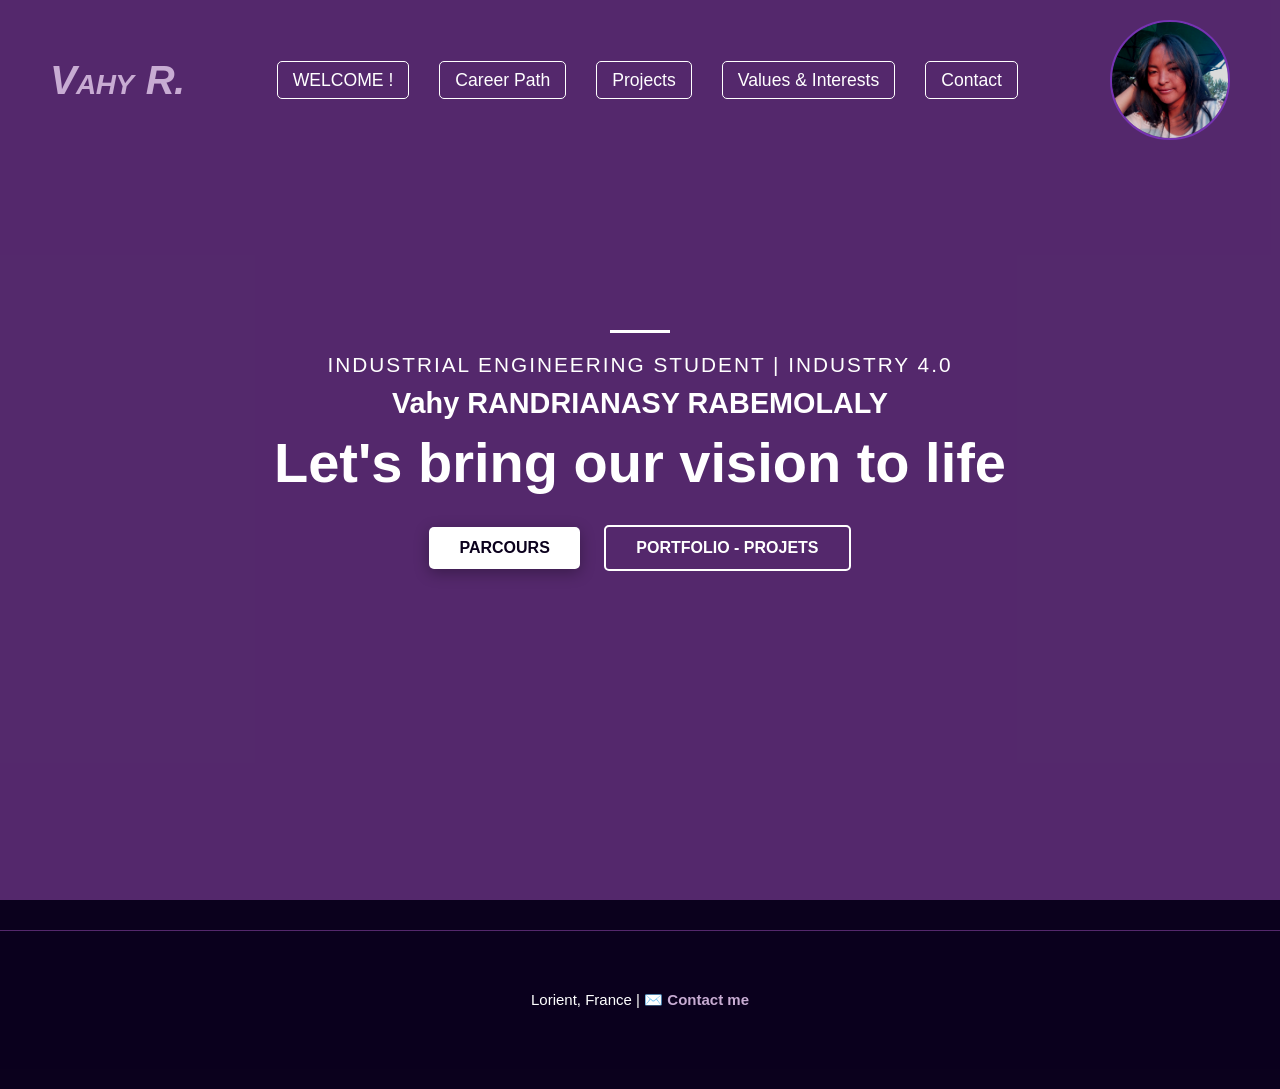
<file: index.html>
<!DOCTYPE html>
<html lang="en">
<head>
    <meta charset="UTF-8">
    <meta name="viewport" content="width=device-width, initial-scale=1.0">
    <title>PORTFOLIO - Vahy</title>
    <link rel="stylesheet" href="style.css">
    <link rel="icon" type="image/svg+xml" href="logo.svg">
</head>
<body>
    <header>
        <div class="logo">Vahy R.</div>
        <nav>
            <ul>
                <li><a href="index.html">WELCOME !</a></li>
                <li><a href="parcours.html">Career Path</a></li>
                <li><a href="projet.html">Projects</a></li>
                <li><a href="valeurs.html">Values & Interests</a></li>
                <li><a href="contact.html">Contact</a></li>
            </ul>
        </nav>
        <img src="Profil.jpg" alt="Vahy" class="profile-pic">
    </header>

    <main class="hero-section">
        <div class="overlay"></div>
        <div class="content">
            <hr class="separator">
            <h2 class="subtitle">Industrial Engineering Student | Industry 4.0</h2>
            <p class="user-name">Vahy RANDRIANASY RABEMOLALY</p>
            <h1>Let's bring our vision to life</h1>
            <div class="cta-buttons">
                <a href="parcours.html" class="btn btn-white">PARCOURS</a>
                <a href="projet.html" class="btn btn-outline">PORTFOLIO - PROJETS</a>
            </div>
        </div>
    </main>

    <footer>
        <div class="footer-contact">
            <p>Lorient, France | ✉️ <a href="contact.html">Contact me</a></p>
        </div>
    </footer>
</body>
</html>
</file>
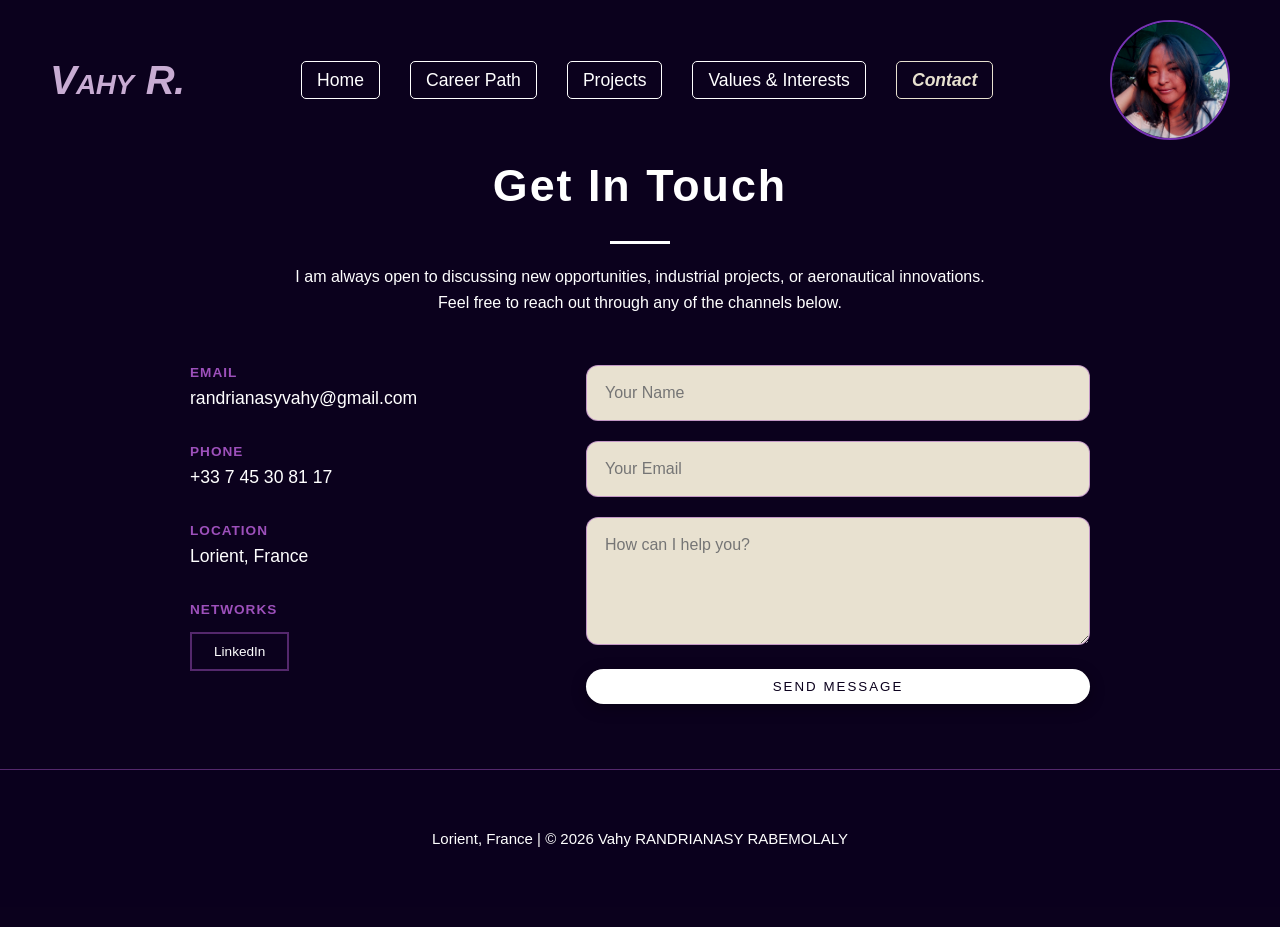
<file: contact.html>
<!DOCTYPE html>
<html lang="en">
<head>
    <meta charset="UTF-8">
    <meta name="viewport" content="width=device-width, initial-scale=1.0">
    <title>Contact | Vahy R.</title>
    <link rel="stylesheet" href="style.css">
    <link rel="icon" type="image/svg+xml" href="logo.svg">
</head>
<body class="contact-page">
    <header>
        <div class="logo">Vahy R.</div>
        <nav>
            <ul>
                <li><a href="index.html">Home</a></li>
                <li><a href="parcours.html">Career Path</a></li>
                <li><a href="projet.html">Projects</a></li>
                <li><a href="valeurs.html">Values & Interests</a></li>
                <li><a href="contact.html" class="active">Contact</a></li>
            </ul>
        </nav>
        <img src="Profil.jpg" alt="Vahy" class="profile-pic">
    </header>

    <main class="container contact-main-container">
        <section class="centered-section">
            <h1 class="page-title">Get In Touch</h1>
            <hr class="separator">
            <p class="justified-text center-block">
                I am always open to discussing new opportunities, industrial projects, or aeronautical innovations. Feel free to reach out through any of the channels below.
            </p>
        </section>

        <div class="contact-grid">
            <div class="contact-info">
                <div class="info-item">
                    <h3>Email</h3>
                    <p><a href="mailto:randrianasyvahy@gmail.com">randrianasyvahy@gmail.com</a></p>
                </div>
                <div class="info-item">
                    <h3>Phone</h3>
                    <p><a href="tel:+33745308117">+33 7 45 30 81 17</a></p>
                </div>
                <div class="info-item">
                    <h3>Location</h3>
                    <p>Lorient, France</p>
                </div>
                <div class="info-item">
                    <h3>Networks</h3>
                    <div class="social-links">
                        <a href="https://www.linkedin.com/in/vahy-randrianasy-rabemolaly/" target="_blank" class="btn-outline small">LinkedIn</a>
                    </div>
                </div>
            </div>

            <form action="https://formspree.io/f/xvzdlojj" method="POST" class="contact-form" id="contactForm">
                <div class="form-group">
                    <input type="text" name="name" placeholder="Your Name" required>
                </div>
                <div class="form-group">
                    <input type="email" name="_replyto" placeholder="Your Email" required>
                </div>
                <div class="form-group">
                    <textarea name="message" rows="5" placeholder="How can I help you?" required></textarea>
                </div>
                <input type="hidden" name="_subject" value="New Contact from Portfolio">
                <button type="submit" class="btn btn-white">SEND MESSAGE</button>
                <div id="formStatus"></div>
            </form>
        </div>
    </main>

    <footer>
        <p>Lorient, France | © 2026 Vahy RANDRIANASY RABEMOLALY</p>
    </footer>

    <script src="script.js"></script>
</body>
</html>
</file>
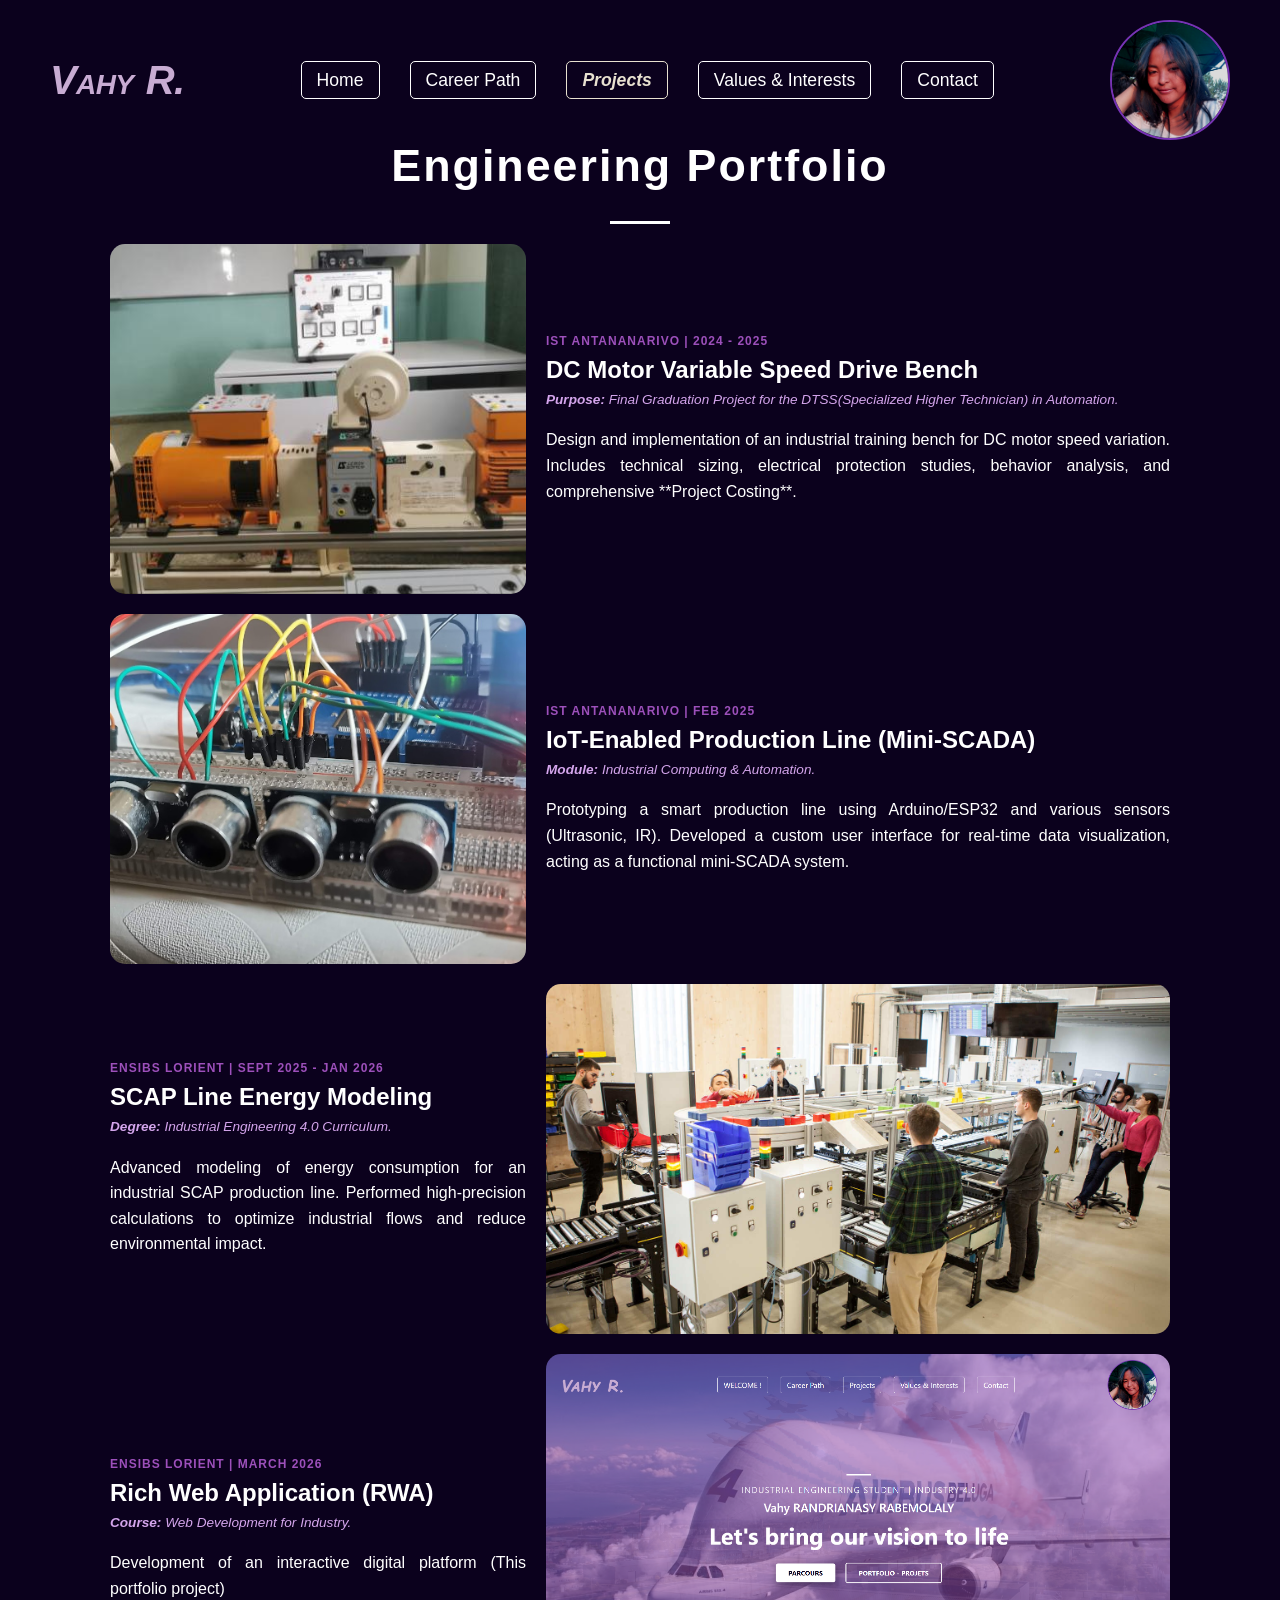
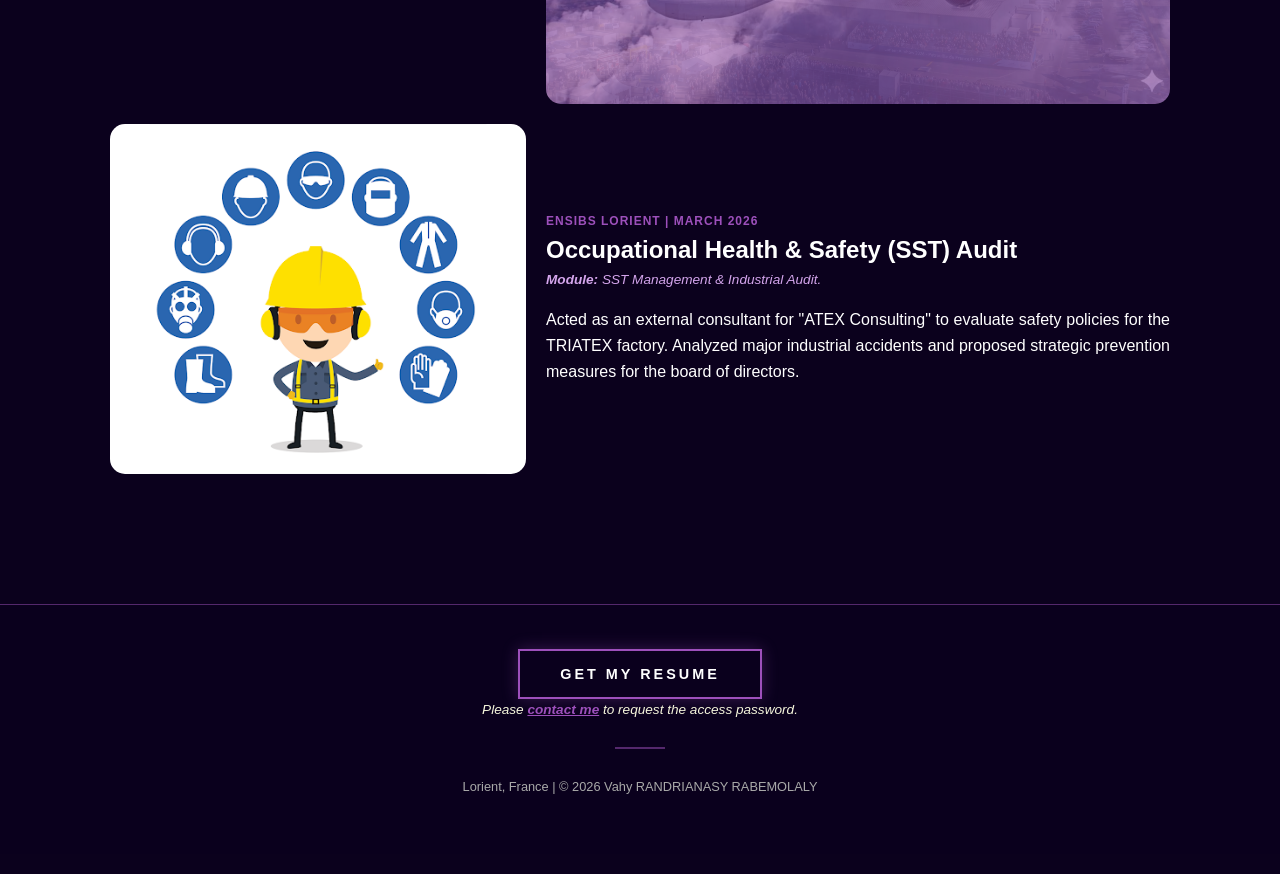
<file: projet.html>
<!DOCTYPE html>
<html lang="en">
<head>
    <meta charset="UTF-8">
    <meta name="viewport" content="width=device-width, initial-scale=1.0">
    <title>Projects | Vahy R.</title>
    <link rel="stylesheet" href="style.css">
    <link rel="icon" type="image/svg+xml" href="logo.svg">
</head>
<body class="projects-page">
    <header>
        <div class="logo">Vahy R.</div>
        <nav>
            <ul>
                <li><a href="index.html">Home</a></li>
                <li><a href="parcours.html">Career Path</a></li>
                <li><a href="projet.html" class="active">Projects</a></li>
                <li><a href="valeurs.html">Values & Interests</a></li>
                <li><a href="contact.html">Contact</a></li>
            </ul>
        </nav>
        <img src="Profil.jpg" alt="Vahy" class="profile-pic">
    </header>
    <main class="projects-container">
        <h1 class="page-title">Engineering Portfolio</h1>
        <hr class="separator">

        <div class="projects-grid">
            <div class="grid-item image-block" style="background-image: url('DTSS.jpeg');">
                <div class="overlay-grid"></div>
            </div>
            <div class="grid-item text-block purple-bg">
                <span class="project-tag">IST Antananarivo | 2024 - 2025</span>
                <h2>DC Motor Variable Speed Drive Bench</h2>
                <p class="project-context"><strong>Purpose:</strong> Final Graduation Project for the DTSS(Specialized Higher Technician) in Automation.</p>
                <p>Design and implementation of an industrial training bench for DC motor speed variation. Includes technical sizing, electrical protection studies, behavior analysis, and comprehensive **Project Costing**.</p>
            </div>

            <div class="grid-item image-block" style="background-image: url('ProjetIST.jpg');">
                <div class="overlay-grid"></div>
            </div>
            <div class="grid-item text-block dark-bg">
                <span class="project-tag">IST Antananarivo | Feb 2025</span>
                <h2>IoT-Enabled Production Line (Mini-SCADA)</h2>
                <p class="project-context"><strong>Module:</strong> Industrial Computing & Automation.</p>
                <p>Prototyping a smart production line using Arduino/ESP32 and various sensors (Ultrasonic, IR). Developed a custom user interface for real-time data visualization, acting as a functional mini-SCADA system.</p>
            </div>

            <div class="grid-item text-block dark-bg">
                <span class="project-tag">ENSIBS Lorient | Sept 2025 - Jan 2026</span>
                <h2>SCAP Line Energy Modeling</h2>
                <p class="project-context"><strong>Degree:</strong> Industrial Engineering 4.0 Curriculum.</p>
                <p>Advanced modeling of energy consumption for an industrial SCAP production line. Performed high-precision calculations to optimize industrial flows and reduce environmental impact.</p>
            </div>
            <div class="grid-item image-block" style="background-image: url('SCAP.jpg');">
                <div class="overlay-grid"></div>
            </div>

            <div class="grid-item text-block purple-bg">
                <span class="project-tag">ENSIBS Lorient | March 2026</span>
                <h2>Rich Web Application (RWA)</h2>
                <p class="project-context"><strong>Course:</strong> Web Development for Industry.</p>
                <p>Development of an interactive digital platform (This portfolio project)</p>
            </div>
            <div class="grid-item image-block" style="background-image: url('portfolio.png');">
                <div class="overlay-grid"></div>
            </div>

            <div class="grid-item image-block" style="background-image: url('SST.png');">
                <div class="overlay-grid"></div>
            </div>
            <div class="grid-item text-block dark-bg">
                <span class="project-tag">ENSIBS Lorient | March 2026</span>
                <h2>Occupational Health & Safety (SST) Audit</h2>
                <p class="project-context"><strong>Module:</strong> SST Management & Industrial Audit.</p>
                <p>Acted as an external consultant for "ATEX Consulting" to evaluate safety policies for the TRIATEX factory. Analyzed major industrial accidents and proposed strategic prevention measures for the board of directors.</p>
            </div>
        </div>
    </main>
    <footer>
        <div class="footer-container">
        <div class="cv-section">
            <a href="Resume.pdf" class="btn btn-cv" target="_blank">GET MY <STRONG>RESUME</STRONG></a>
            <p class="password-note">Please <a href="contact.html">contact me</a> to request the access password.</p>
        </div>
        <hr class="footer-divider">
        <p class="location-footer">Lorient, France | © 2026 Vahy RANDRIANASY RABEMOLALY</p>
    </div>
    </footer>
</body>
</html>
</file>
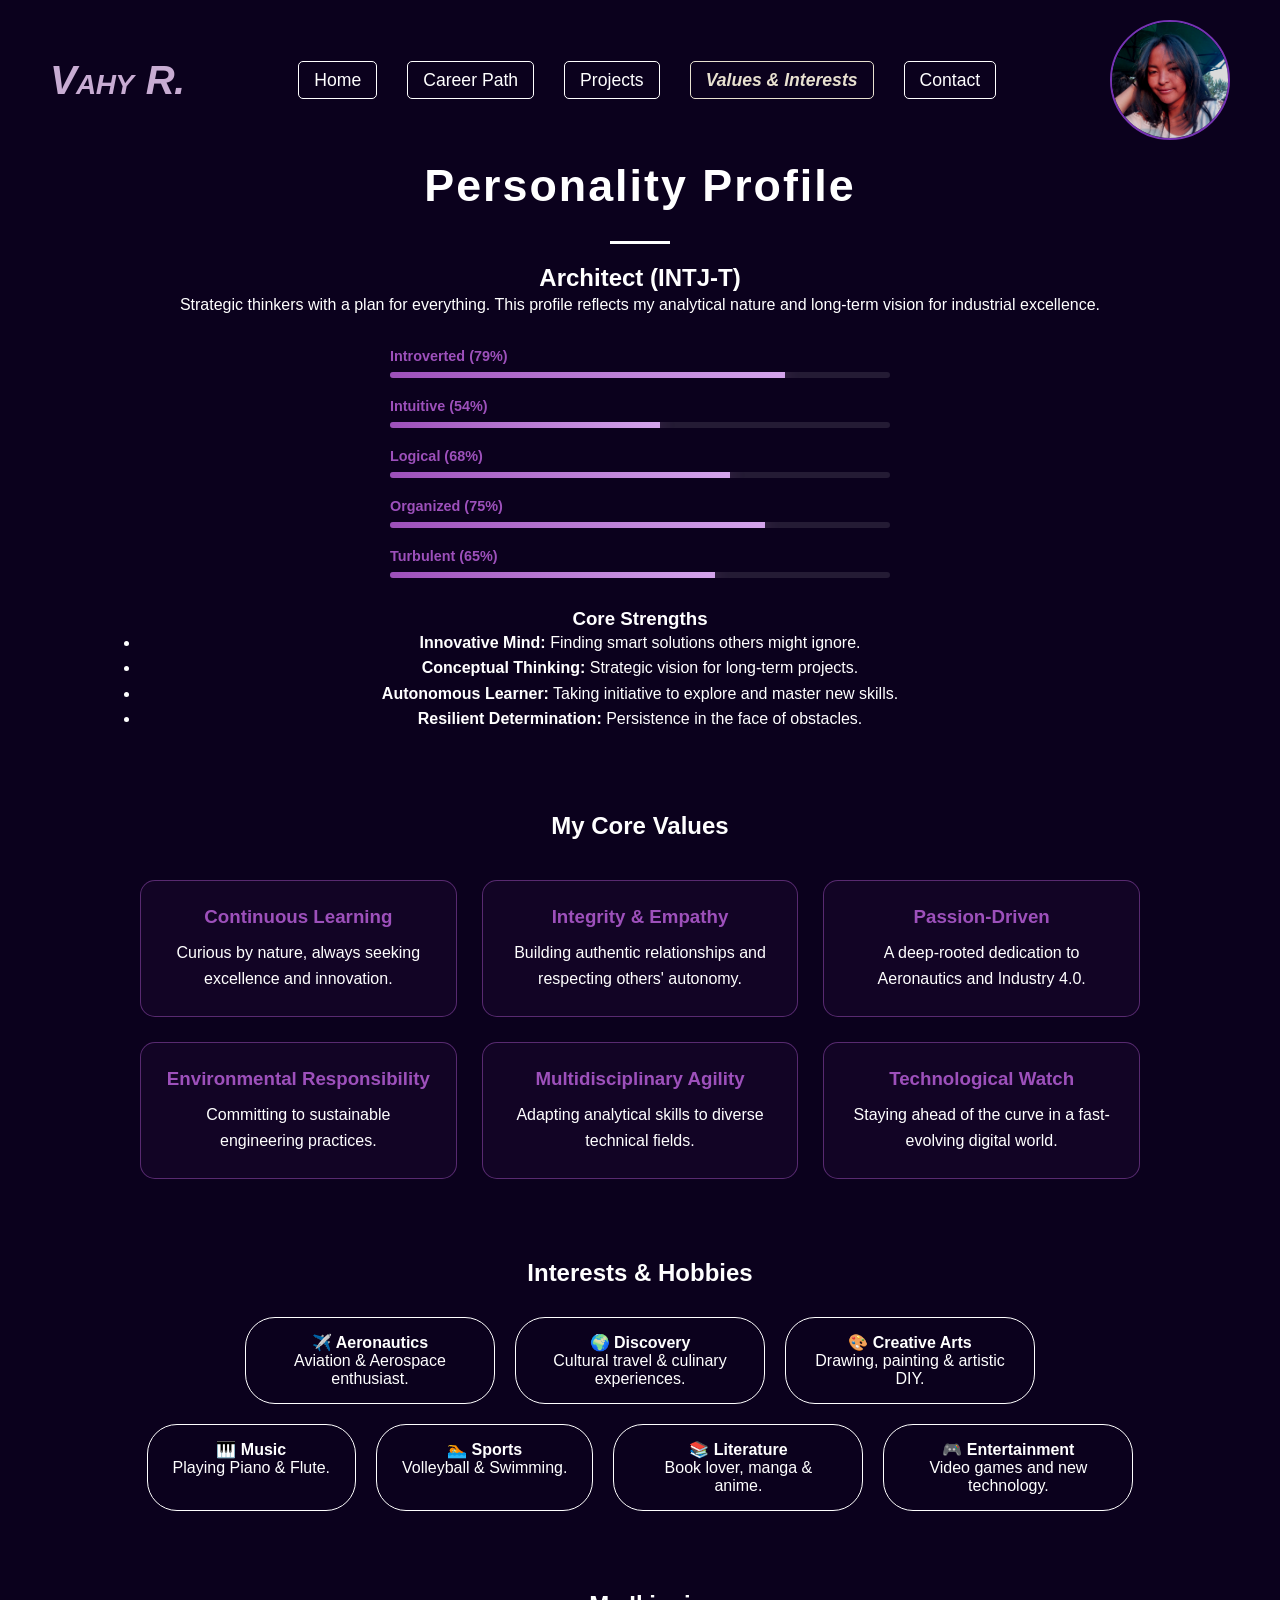
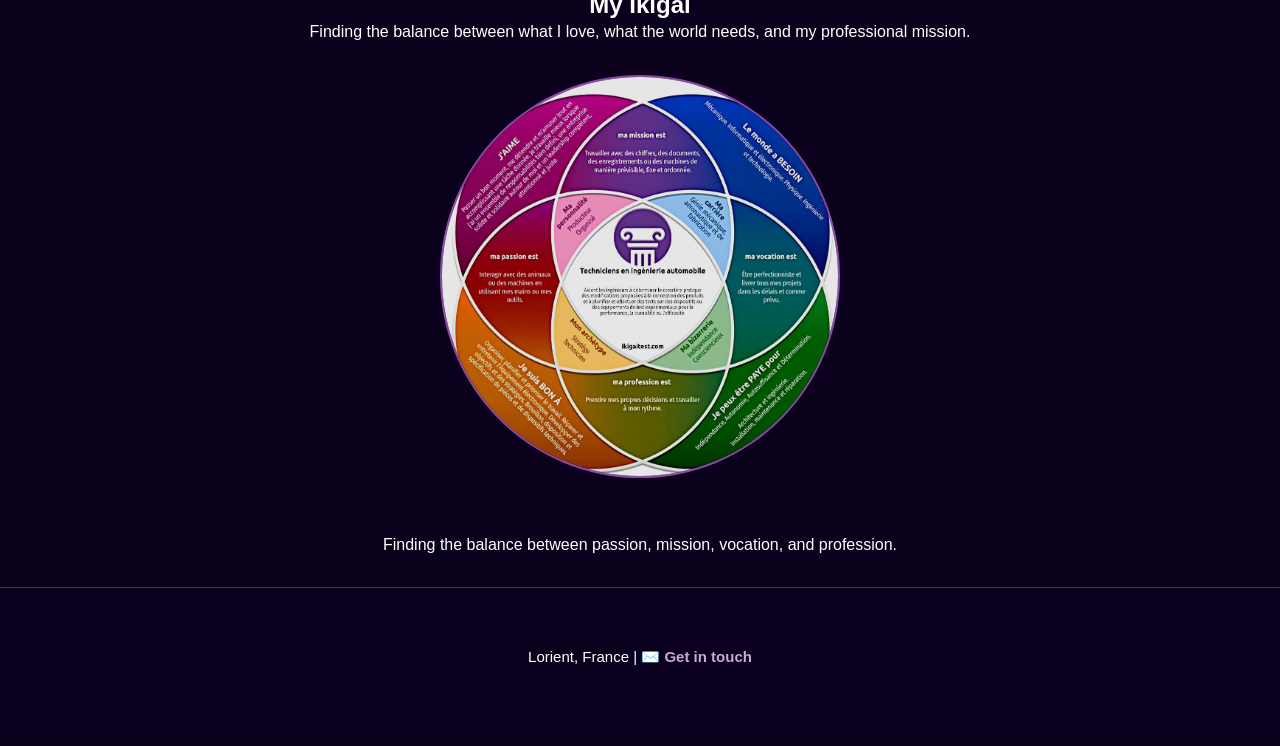
<file: valeurs.html>
<!DOCTYPE html>
<html lang="en">
<head>
    <meta charset="UTF-8">
    <meta name="viewport" content="width=device-width, initial-scale=1.0">
    <title>Values & Interests | Vahy R.</title>
    <link rel="stylesheet" href="style.css">
    <link rel="icon" type="image/svg+xml" href="logo.svg">
</head>
<body class="values-page">
    <header>
        <div class="logo">Vahy R.</div>
        <nav>
            <ul>
                <li><a href="index.html">Home</a></li>
                <li><a href="parcours.html">Career Path</a></li>
                <li><a href="projet.html">Projects</a></li>
                <li><a href="valeurs.html" class="active">Values & Interests</a></li>
                <li><a href="contact.html">Contact</a></li>
            </ul>
        </nav>
        <img src="Profil.jpg" alt="Vahy" class="profile-pic">
    </header>

    <main class="container values-main-container">
        <section class="personality-section centered-section">
            <h1 class="page-title">Personality Profile</h1>
            <hr class="separator">
            <div class="mbti-grid">
                <div class="mbti-info">
                    <h2>Architect (INTJ-T)</h2>
                    <p class="justified-text">Strategic thinkers with a plan for everything. This profile reflects my analytical nature and long-term vision for industrial excellence.</p>
                    
                    <div class="mbti-bars-container">
                        <div class="trait">
                            <label>Introverted (79%)</label>
                            <div class="bar"><div class="fill" style="width: 79%"></div></div>
                        </div>
                        <div class="trait">
                            <label>Intuitive (54%)</label>
                            <div class="bar"><div class="fill" style="width: 54%"></div></div>
                        </div>
                        <div class="trait">
                            <label>Logical (68%)</label>
                            <div class="bar"><div class="fill" style="width: 68%"></div></div>
                        </div>
                        <div class="trait">
                            <label>Organized (75%)</label>
                            <div class="bar"><div class="fill" style="width: 75%"></div></div>
                        </div>
                        <div class="trait">
                            <label>Turbulent (65%)</label>
                            <div class="bar"><div class="fill" style="width: 65%"></div></div>
                        </div>
                    </div>
                </div>
                <div class="mbti-strengths">
                    <h3>Core Strengths</h3>
                    <ul class="justified-text">
                        <li><strong>Innovative Mind:</strong> Finding smart solutions others might ignore.</li>
                        <li><strong>Conceptual Thinking:</strong> Strategic vision for long-term projects.</li>
                        <li><strong>Autonomous Learner:</strong> Taking initiative to explore and master new skills.</li>
                        <li><strong>Resilient Determination:</strong> Persistence in the face of obstacles.</li>
                    </ul>
                </div>
            </div>
        </section>

        <section class="values-grid-section centered-section">
            <h2 class="section-subtitle">My Core Values</h2>
            <div class="values-container grid-layout">
                <div class="value-card"><h3>Continuous Learning</h3><p class="justified-text">Curious by nature, always seeking excellence and innovation.</p></div>
                <div class="value-card"><h3>Integrity & Empathy</h3><p class="justified-text">Building authentic relationships and respecting others' autonomy.</p></div>
                <div class="value-card"><h3>Passion-Driven</h3><p class="justified-text">A deep-rooted dedication to Aeronautics and Industry 4.0.</p></div>
                <div class="value-card"><h3>Environmental Responsibility</h3><p class="justified-text">Committing to sustainable engineering practices.</p></div>
                <div class="value-card"><h3>Multidisciplinary Agility</h3><p class="justified-text">Adapting analytical skills to diverse technical fields.</p></div>
                <div class="value-card"><h3>Technological Watch</h3><p class="justified-text">Staying ahead of the curve in a fast-evolving digital world.</p></div>
            </div>
        </section>

        <section class="interests-section centered-section">
            <h2 class="section-subtitle">Interests & Hobbies</h2>
            <div class="interests-flex">
                <div class="interest-box"><strong>✈️ Aeronautics</strong><p>Aviation & Aerospace enthusiast.</p></div>
                <div class="interest-box"><strong>🌍 Discovery</strong><p>Cultural travel & culinary experiences.</p></div>
                <div class="interest-box"><strong>🎨 Creative Arts</strong><p>Drawing, painting & artistic DIY.</p></div>
                <div class="interest-box"><strong>🎹 Music</strong><p>Playing Piano & Flute.</p></div>
                <div class="interest-box"><strong>🏊 Sports</strong><p>Volleyball & Swimming.</p></div>
                <div class="interest-box"><strong>📚 Literature</strong><p>Book lover, manga & anime.</p></div>
                <div class="interest-box"><strong>🎮 Entertainment</strong><p>Video games and new technology.</p></div>
            </div>
        </section>

        <section class="ikigai-section centered-section">
            <h2 class="section-subtitle">My Ikigai</h2>
            <p class="ikigai-intro justified-text center-block">Finding the balance between what I love, what the world needs, and my professional mission.</p>
            <div class="ikigai-content">
                <img src="ikigai.jpg" alt="My Ikigai Chart" class="ikigai-img-small">
                <div class="ikigai-text justified-text center-block">
                    <p>Finding the balance between passion, mission, vocation, and profession.</p>
                </div>
            </div>
        </section>
    </main>

    <footer>
        <p>Lorient, France | ✉️ <a href="contact.html">Get in touch</a></p>
    </footer>
</body>
</html>
</file>
<file: style.css>
:root {
    --dark-purple: #0b011d; 
    --mauve: #9d50bb;
    --mauve-overlay: rgba(157, 80, 187, 0.5); 
    --white: #ffffff;
    --beige:#e8e1d0;
    --light-purple: #c8acd3;
}


* { margin: 0; padding: 0; box-sizing: border-box; }

/*index.html*/
body {
    font-family: 'Segoe UI', Tahoma, Geneva, Verdana, sans-serif;
    background-color: var(--dark-purple);
    color: var(--white);
    overflow-x: hidden;
}


header {
    display: flex;
    justify-content: space-between;
    align-items: center;
    padding: 20px 50px;
    position: absolute;
    width: 100%;
    z-index: 100;
}

.logo {
    font-family: "Comic Sans MS", cursive, sans-serif;
    font-size: 40px;
    letter-spacing: -0.6px;
    word-spacing: 1.8px;
    color: var(--light-purple);
    font-weight: 700;
    text-decoration: none;
    font-style: italic;
    font-variant: small-caps;
    text-transform: none;
}

nav ul { display: flex; list-style: none; }

nav ul li { 
    margin: 0 15px;

}

nav ul li a {
    color: var(--white);
    text-decoration: none;
    font-size: 1.1rem;
    border: 1px solid var(--white); 
    padding: 8px 15px; 
    border-radius: 5px; 
    transition: 0.3s;
}

nav ul li a:hover, nav ul li a.active { 
    color: var(--beige);
    font-style: italic; 
    border-color: var(--beige);
    font-weight: 700;
    
}


.profile-pic {
    width: 120px;
    height: 120px;
    border-radius: 50%;
    border: 2px solid var(--mauve);
    object-fit: cover;
    filter: brightness(0.8) contrast(1.2) saturate(1.2) hue-rotate(-10deg);
}


.hero-section {
    height: 100vh;
    width: 100%;
    position: relative;
    display: flex;
    align-items: center;
    justify-content: center;
    text-align: center;

    background-size: cover;
    background-position: center;
    animation: slideImages 20s infinite; 
}


@keyframes slideImages {
    0% { background-image: url('ATC.png'); }
    33% { background-image: url('orion-plasma.jpg'); }
    66% { background-image: url('Beluga.jpg'); }
    100% { background-image: url('FJ.png'); }
}

.overlay {
    position: absolute;
    top: 0; 
    left: 0; 
    width: 100%; 
    height: 100%;
    background: var(--mauve-overlay);
}

.content { position: relative; z-index: 10; padding: 0 20px; }

.separator {
    width: 60px;
    height: 3px;
    background: var(--white);
    border: none;
    margin: 0 auto 20px;
}

.subtitle {
    font-size: 1.3rem;
    font-weight: 340;
    letter-spacing: 2px;
    text-transform: uppercase;
}

.user-name {
    font-size: 1.8rem;
    margin: 10px 0;
    font-weight: 600;
}

h1 {
    font-size: 3.5rem;
    margin-bottom: 30px;
    font-weight: 700;
}


.cta-buttons .btn {
    padding: 12px 30px;
    text-decoration: none;
    font-weight: bold;
    margin: 0 10px;
    border-radius: 5px;
    transition: 0.3s;
    display: inline-block;
}

.btn-white { 
    background: var(--white); 
    color: var(--dark-purple); 
}

.btn-outline { 
    border: 2px solid var(--white); 
    color: var(--white); 
}

.btn:hover { 
    transform: translateY(-3px); 
    opacity: 0.9; 
}


footer {
    bottom: 20px;
    width: 100%;
    text-align: center;
    font-size: 15px;
    z-index: 10;
    position: relative;
    padding: 40px 0;
    margin-top: 50px;
}

footer a { 
    color: var(--light-purple); 
    text-decoration: none; 
    font-weight: bold; 
}

/*Parcours*/

.career-container {
    display: flex;
    padding: 120px 50px 50px;
    gap: 40px;
    min-height: 100vh;
}

/* Colonne Gauche : Timeline */
.timeline-nav { flex: 1; border-right: 1px solid var(--mauve-overlay); }

.timeline-step {
    display: flex;
    align-items: flex-start;
    gap: 10px;
    padding: 20px;
    cursor: pointer;
    transition: 0.3s;
    opacity: 0.6;
}

.timeline-step.active, .timeline-step:hover {
    opacity: 1;
    background: rgba(157, 80, 187, 0.1);
    border-radius: 10px;
}

.dot {
    width: 15px; height: 15px;
    background: var(--mauve);
    border-radius: 50%;
    margin-top: 5px;
    box-shadow: 0 0 10px var(--mauve); 
}

.timeline-wrapper {
    position: relative;
    padding-left: 20px;
}

.timeline-wrapper::before {
        content: '';
        position: absolute;
        left: 27px; 
        top: 15px;
        bottom: 15px;
        width: 3px;
        background: linear-gradient(to bottom, var(--beige), var(--mauve-overlay));
        z-index: 0;
}

.timeline-step {
    position: relative;
    z-index: 1;
}

/* Colonne Droite : Affichage des détails */
.details-display {
    flex: 2.3;
    background: rgba(11, 1, 29, 0.8);
    border: 2px solid var(--mauve);
    border-radius: 20px;
    padding: 30px;
    position: sticky; 
    top: 200px;
    height: fit-content;
}

#detail-img {
    width: 100%;
    height: 400px;
    object-fit: cover;
    border-radius: 10px;
    margin-bottom: 20px;
    border: 1px solid var(--mauve-overlay);
}

/*Valeurs*/

.values-main-container {
    max-width: 1000px; 
    margin: 0 auto;
    padding-top: 120px;
    display: flex;
    flex-direction: column;
    gap: 80px;
}

.centered-section {
    text-align: center;
    width: 100%;
}

.justified-text {
    text-align: center;
    line-height: 1.6;
}

.center-block {
    max-width: 700px;
    margin-left: auto;
    margin-right: auto;
}


.mbti-bars-container {
    max-width: 500px;
    margin: 30px auto;
}

.trait { margin-bottom: 20px; }

.trait label {
    display: block;
    font-size: 0.9rem;
    margin-bottom: 8px;
    color: var(--mauve);
    font-weight: bold;
    text-align: left;
}

.bar {
    background: rgba(255, 255, 255, 0.1);
    height: 6px; 
    border-radius: 10px;
    overflow: hidden;
}

.fill {
    height: 100%;
    background: linear-gradient(90deg, var(--mauve), #d4a5ec);
    box-shadow: 0 0 15px rgba(157, 80, 187, 0.4);
}


.grid-layout {
    display: grid;
    grid-template-columns: repeat(auto-fit, minmax(280px, 1fr));
    gap: 25px;
    margin-top: 40px;
}

.value-card {
    background: rgba(157, 80, 187, 0.05);
    border: 1px solid var(--mauve-overlay);
    padding: 25px;
    border-radius: 15px;
    transition: transform 0.3s ease;
}

.value-card:hover { transform: translateY(-5px); }

.value-card h3 { color: var(--mauve); margin-bottom: 12px; text-align: center; }


.interests-flex {
    display: flex;
    flex-wrap: wrap;
    justify-content: center;
    gap: 20px;
    margin-top: 30px;
}

.interest-box {
    background: var(--dark-purple);
    border: 1px solid var(--white);
    padding: 15px 25px;
    border-radius: 30px;
    max-width: 250px;
}


.ikigai-img-small {
    max-width: 400px;
    width: 100%;
    height: auto;
    margin: 30px auto;
    border: 3px solid var(--mauve-overlay);
    border-radius: 20px;
    filter: brightness(0.9);
    border-radius: 50%;
    border: 2px solid var(--mauve);
}

.ikigai-text { margin-top: 20px; }

/*contact.html*/
.contact-main-container {
    max-width: 900px;
    margin: 0 auto;
    padding-top: 120px;
}

.contact-grid {
    display: grid;
    grid-template-columns: 1fr 1.5fr;
    gap: 60px;
    margin-top: 50px;
    align-items: start;
}


.contact-info .info-item {
    margin-bottom: 35px;
    text-align: left;
}

.contact-info h3 {
    color: var(--mauve);
    font-size: 0.85rem;
    text-transform: uppercase;
    letter-spacing: 1px;
    margin-bottom: 8px;
}

.contact-info p, .contact-info a {
    color: var(--white);
    text-decoration: none;
    font-size: 1.1rem;
    transition: 0.3s;
}

.contact-info a:hover { color: var(--light-purple); }

.social-links {
    margin-top: 15px;
    display: flex;
    gap: 12px;
}

.btn-outline.small {
    padding: 10px 22px;
    font-size: 0.85rem;
    background: transparent;
    border: 2px solid var(--mauve-overlay);
    color: var(--white);
    box-shadow: 0 0 0 rgba(157, 80, 187, 0);
}

.btn-outline.small:hover {
    border-color: var(--mauve);
    color: var(--white);
    background: rgba(157, 80, 187, 0.1);
    box-shadow: 0 0 15px var(--mauve-overlay);
    transform: translateY(-3px);
}

.contact-form {
    display: flex;
    flex-direction: column;
    gap: 20px;
}

.form-group input, .form-group textarea {
    width: 100%;
    padding: 18px;
    background: var(--beige);
    border: 1px solid var(--mauve-overlay);
    border-radius: 12px;
    color: var(--dark-purple);
    font-family: inherit;
    font-size: 1rem;
    transition: all 0.3s ease;
}

.form-group input:focus, .form-group textarea:focus {
    outline: none;
    border-color: var(--mauve);
    background: var(--light-purple);
    box-shadow: 0 0 15px rgba(157, 80, 187, 0.1);
}

.contact-form .btn {
    width: 100%;
    cursor: pointer;
    border: none;
    letter-spacing: 2px;
}

#formStatus {
    margin-top: 15px;
    font-size: 0.9rem;
    text-align: center;
}

.btn-white {
    border-radius: 50px;
    padding: 10px 22px;
    background: var(--white);
    color: var(--dark-purple);
    box-shadow: 0 4px 15px rgba(0, 0, 0, 0.3);
}

.btn-white:hover {
    background: var(--mauve);
    color: var(--white);
    transform: translateY(-5px);
    box-shadow: 0 8px 25px var(--mauve-overlay); 
}

/*projet.html*/

.projects-container {
    max-width: 1100px;
    margin: 0 auto;
    padding: 100px 20px 50px;
}

.page-title {
    font-size: 2.8rem;
    color: var(--white);
    text-align: center;
    margin-top: 40px; 
    letter-spacing: 2px;
}

.project-tag {
    display: block;
    font-size: 0.75rem;
    font-weight: bold;
    color: var(--mauve);
    text-transform: uppercase;
    margin-bottom: 8px;
    letter-spacing: 1px;
}

.project-context {
    font-size: 0.85rem;
    color: #d4a5ec;
    margin-bottom: 12px;
    font-style: italic;
}
.projects-grid {
    display: grid;
    grid-template-columns: 0.8fr 1.2fr; 
    grid-auto-rows: 350px; 
    gap: 20px; 
    border: none;
    overflow: hidden;
    margin-bottom: 50px;
}

.image-block {

    background-size: cover; 
    background-position: center 20%; 
    background-repeat: no-repeat;
    border-radius: 15px; 
    background-color: #0b011d; 
    transition: transform 0.3s ease;
}

.image-block:hover {
    transform: scale(1.02); 
}

.grid-item {
    
    display: flex;
    flex-direction: column;
    justify-content: center;
}

.text-block p {
    text-align: justify; 
    line-height: 1.6;
    margin-top: 5px;
}

/*CV part*/
footer {
    padding: 60px 20px;
    background: rgba(11, 1, 29, 0.9);
    text-align: center;
    border-top: 1px solid var(--mauve-overlay);
}

.footer-container {
    max-width: 800px;
    margin: 0 auto;
}

.btn-cv {
    background: transparent;
    color: var(--white);
    border: 2px solid var(--mauve);
    padding: 15px 40px;
    font-size: 0.9rem;
    letter-spacing: 3px;
    box-shadow: 0 0 15px rgba(157, 80, 187, 0.3);
    margin-bottom: 15px;
}

.btn-cv:hover {
    background: var(--mauve);
    color: var(--white);
    box-shadow: 0 0 30px var(--mauve-overlay);
    transform: translateY(-3px);
}

.password-note {
    font-size: 0.85rem;
    color: beige;
    font-style: italic;
    margin-top: 20px;
}

.password-note a {
    color: var(--mauve);
    text-decoration: underline;
}

.footer-divider {
    width: 50px;
    border: 1px solid var(--mauve-overlay);
    margin: 30px auto;
}

.location-footer {
    font-size: 0.8rem;
    color: darkgrey;
}
</file>
